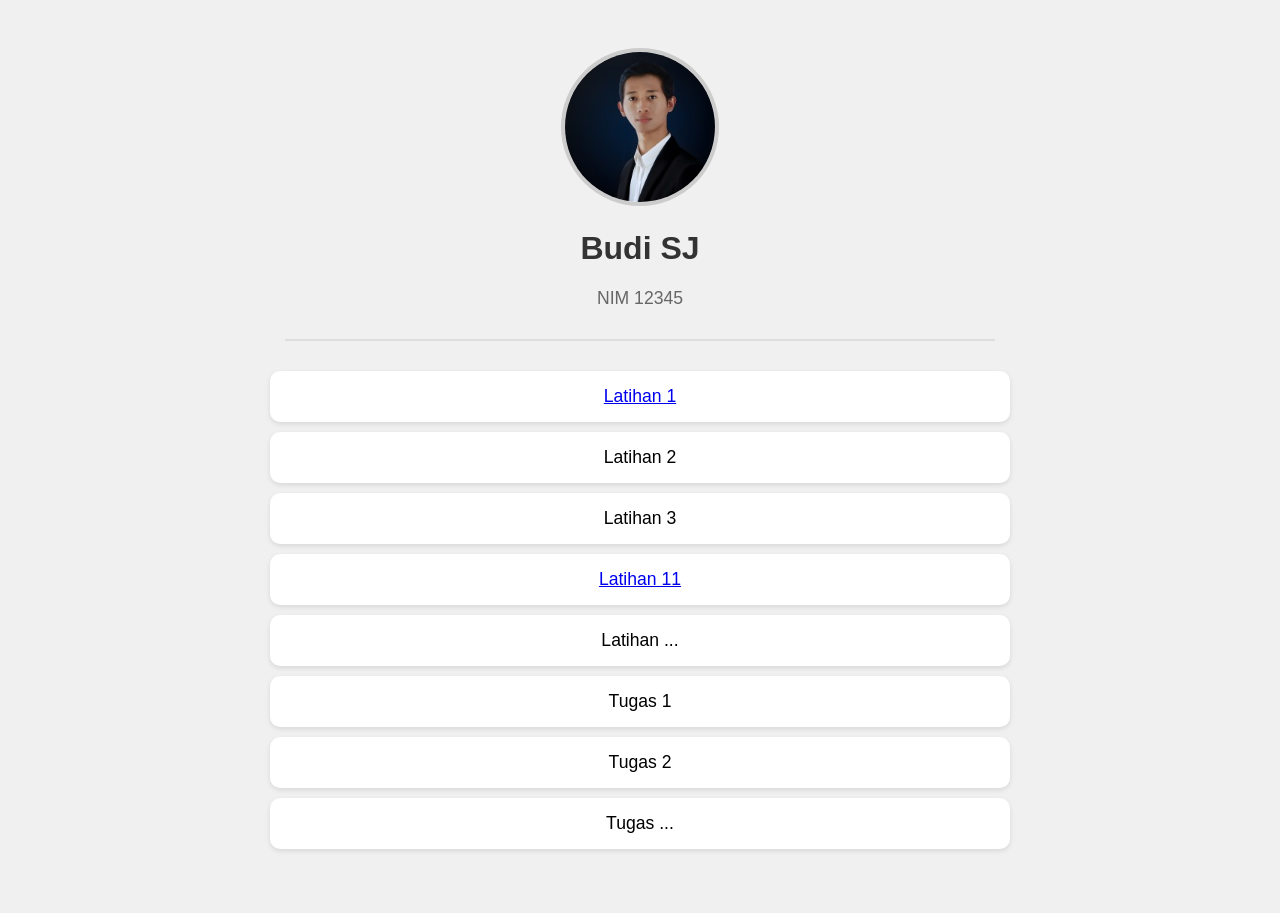
<file: index.html>
<!DOCTYPE html>
<html lang="id">
<head>
  <meta charset="UTF-8">
  <meta name="viewport" content="width=device-width, initial-scale=1">
  <title>Nama Mahasiswa | NIM</title>
  <style>
    body {
      font-family: Arial, sans-serif;
      text-align: center;
      padding: 40px;
      background-color: #f0f0f0;
    }
    .profile-img {
      width: 150px;
      height: 150px;
      border-radius: 50%;
      object-fit: cover;
      border: 4px solid #ccc;
    }
    h1 {
      margin-top: 20px;
      font-size: 2em;
      color: #333;
    }
    p {
      color: #666;
      font-size: 1.1em;
    }
    hr {
      margin: 30px auto;
      width: 60%;
      border: none;
      border-top: 2px solid #ddd;
    }
    ul {
      list-style-type: none;
      padding: 0;
    }
    li {
      background-color: #fff;
      margin: 10px auto;
      padding: 15px;
      width: 60%;
      border-radius: 10px;
      box-shadow: 0 2px 5px rgba(0,0,0,0.1);
      font-size: 1.1em;
    }
  </style>
</head>
<body>

  <img src="profile.jpeg" alt="Foto Profil" class="profile-img">
  <h1>Budi SJ</h1>
  <p>NIM 12345</p>

  <hr>

  <ul>
    <li><a href="latihan1/index.html">Latihan 1</a></li>
    <li>Latihan 2</li>
    <li>Latihan 3</li>
    <li><a href="latihan11/index.html">Latihan 11</a></li>
    <li>Latihan ...</li>
    <li>Tugas 1</li>
    <li>Tugas 2</li>
    <li>Tugas ...</li>
  </ul>

</body>
</html>
</file>
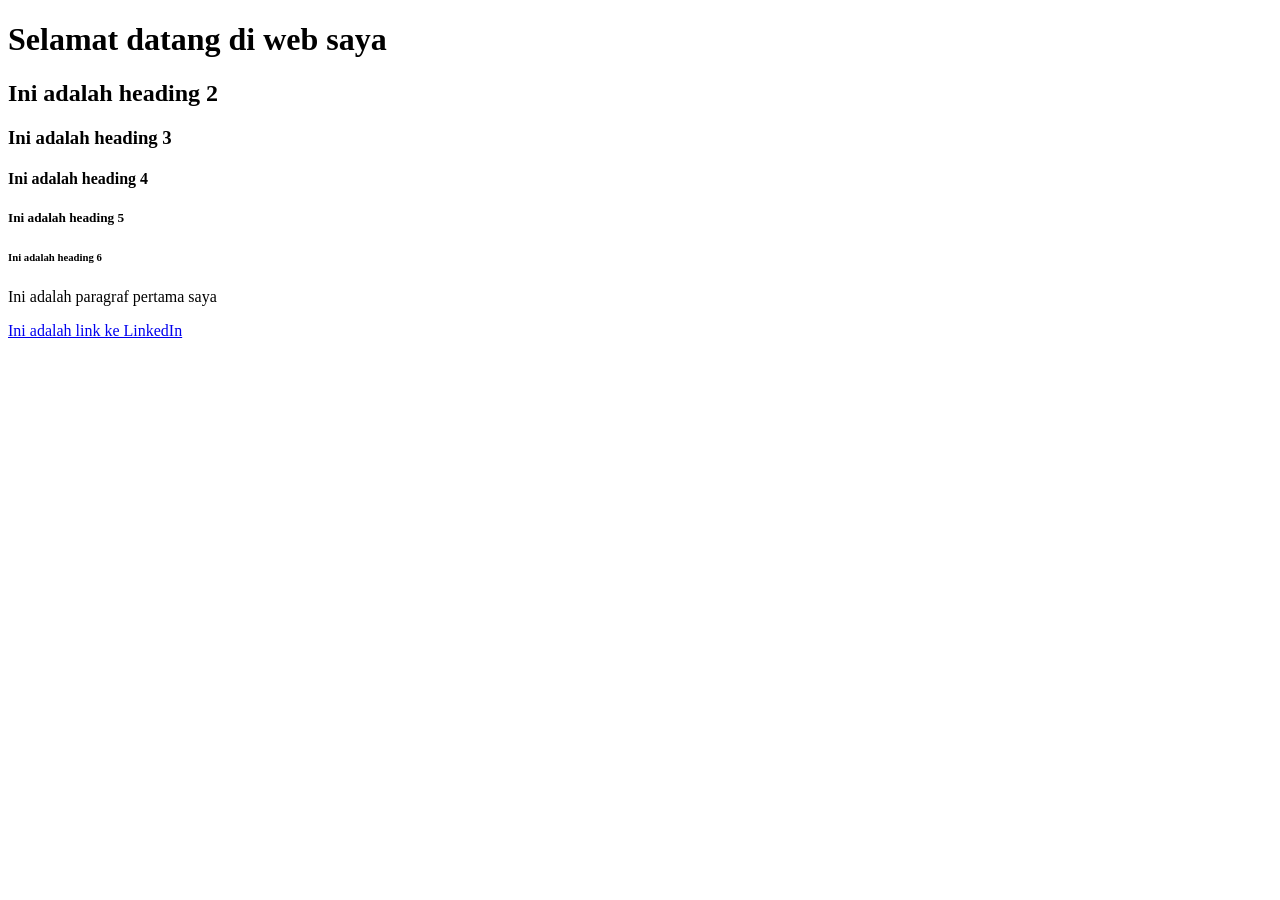
<file: latihan1/index.html>
<!DOCTYPE html>
<html lang="en">
<head>
    <meta charset="UTF-8">
    <meta name="viewport" content="width=device-width, initial-scale=1.0">
    <title>Halaman Webku</title>
</head>
<body>
    <h1>Selamat datang di web saya</h1>
    <h2>Ini adalah heading 2</h2>
    <h3>Ini adalah heading 3</h3>
    <h4>Ini adalah heading 4</h4>
    <h5>Ini adalah heading 5</h5>
    <h6>Ini adalah heading 6</h6>
    <p>Ini adalah paragraf pertama saya</p>
    <a href="https://id.linkedin.com/in/budisj">Ini adalah link ke LinkedIn</a>
</body>
</html>
</file>
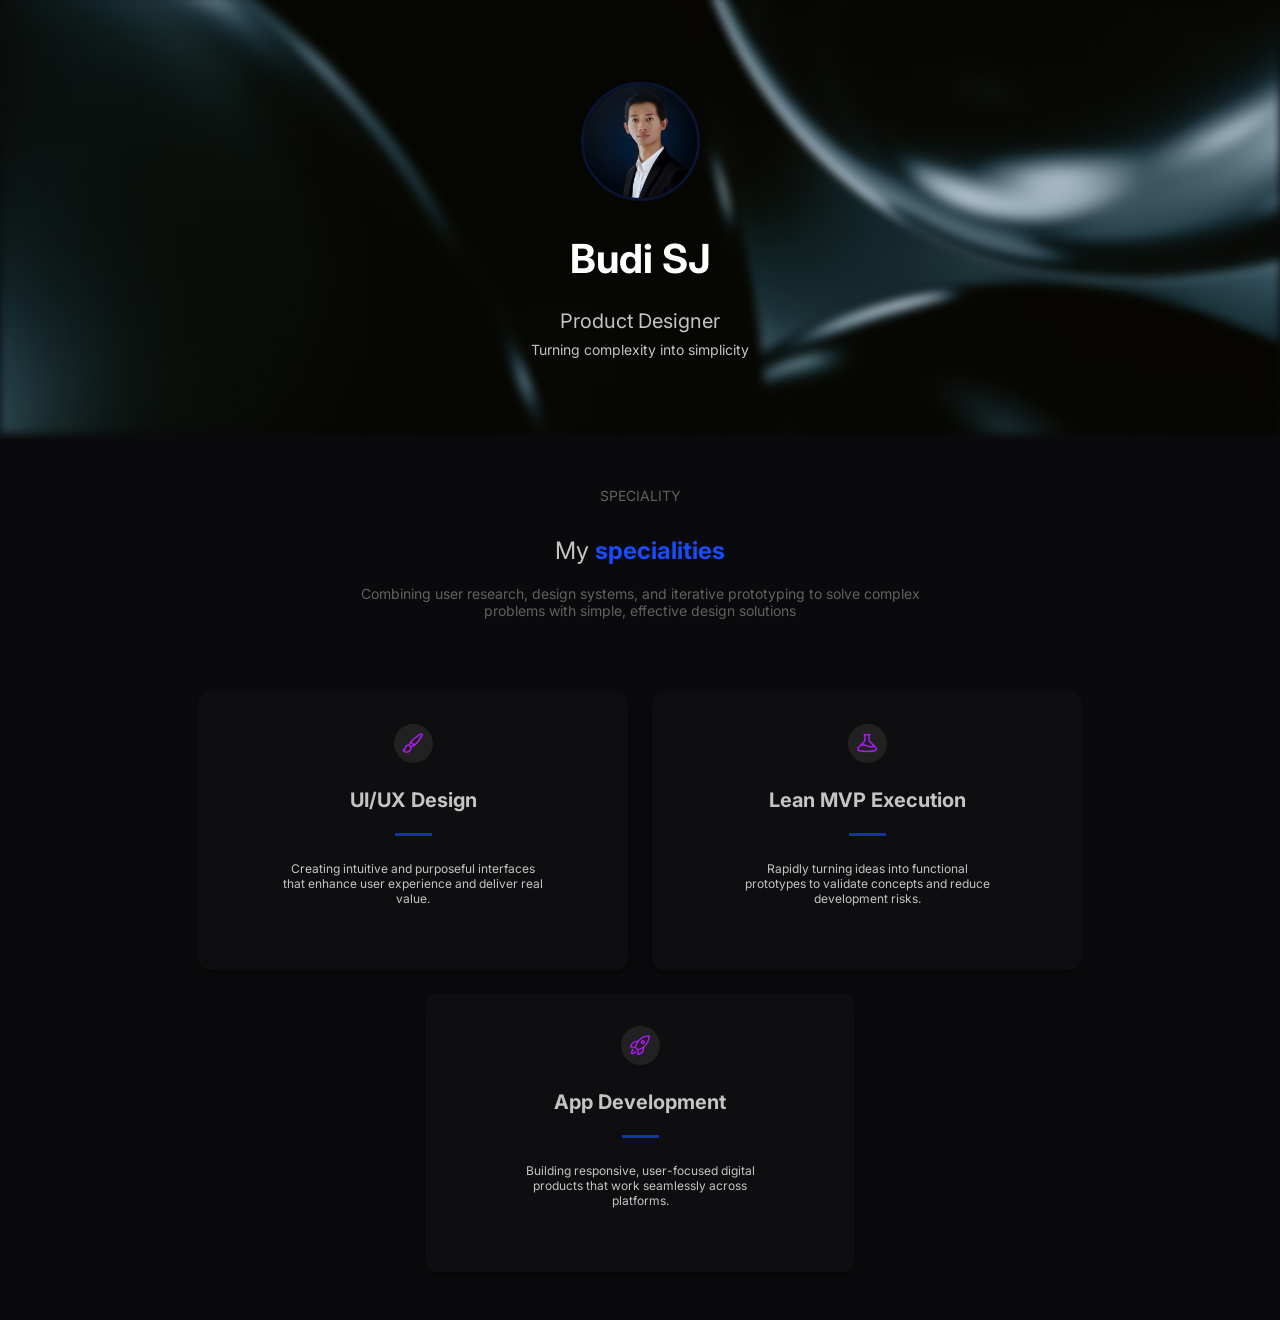
<file: Latihan11/index.html>
<!DOCTYPE html>
<html lang="en">
  <head>
    <meta charset="UTF-8" />
    <meta name="viewport" content="width=device-width, initial-scale=1.0" />
    <title>Budi SJ - Product Designer</title>
    <link
      href="https://fonts.googleapis.com/css2?family=Inter:wght@400;600;700&display=swap"
      rel="stylesheet"
    />
    <style>
      body {
        margin: 0;
        font-family: "Inter", sans-serif;
        background-color: #0a0a0c;
        color: #ffffff;
      }
      header {
        background: url(bg_banner.png) no-repeat center/cover;
        height: 439px;
        display: flex;
        flex-direction: column;
        align-items: center;
        justify-content: center;
        text-align: center;
      }
      .profile-pic {
        width: 113px;
        height: 113px;
        flex-shrink: 0;
        aspect-ratio: 1/1;

        border-radius: 100px;
        border: 3px solid rgba(21, 52, 164, 0.3);
      }
      .name {
        color: #fff;
        text-align: center;
        font-family: Inter;
        font-size: 40px;
        font-style: normal;
        font-weight: 700;
        line-height: normal;
        margin-top: 33px;
      }
      .role {
        color: #c4c4c5;
        text-align: center;
        font-family: Inter;
        font-size: 20px;
        margin-top: 26px;
        font-style: normal;
        font-weight: 400;
        line-height: normal;
      }
      .tagline {
        color: #c4c4c5;
        text-align: center;
        font-family: Inter;
        font-size: 14px;
        font-style: normal;
        font-weight: 400;
        margin-top: 8px;
        line-height: normal;
      }
      .specialty-section {
        text-align: center;
        padding: 3rem 1rem;
      }
      .specialty-section h2 {
        color: #c4c4c5;
        text-align: center;
        font-family: Inter;
        font-size: 24px;
        font-style: normal;
        font-weight: 400;
        line-height: normal;
      }
      .specialty-section h2 span {
        color: #194bfd;
        font-family: Inter;
        font-size: 24px;
        font-style: normal;
        font-weight: 700;
        line-height: normal;
      }
      .specialty-section p {
        max-width: 600px;
        margin: 0 auto 2rem;
        color: #616162;
        text-align: center;
        font-family: Inter;
        font-size: 14px;
        font-style: normal;
        font-weight: 400;
        line-height: normal;
      }
      .cards {
        display: flex;
        margin-top: 73px;
        justify-content: center;
        gap: 1.5rem;
        flex-wrap: wrap;
      }
      .card {
        background-color: #0e0e10;
        padding: 2rem;
        text-align: center;

        width: 366px;
        flex-shrink: 0;
        border-radius: 12px;
        box-shadow: 0px 4px 4px 0px rgba(0, 0, 0, 0.25);
      }
      .card i {
        font-size: 2rem;
        color: #a259ff;
        margin-bottom: 1rem;
      }
      .card h4 {
        color: #c4c4c5;
        text-align: center;
        font-family: Inter;
        font-size: 20px;
        margin-top: 21px;
        font-style: normal;
        margin-bottom: 0px;
        font-weight: 700;
        line-height: normal;
      }
      .card p {
        width: 261px;
        color: #c4c4c5;
        text-align: center;
        font-family: Inter;
        margin-top: 21px;
        font-size: 12px;
        font-style: normal;
        font-weight: 400;
        line-height: normal;
      }
      .svgicon {
        width: 39px;
        height: 39px;
        border-radius: 100px;
        background-color: #212122;
        flex-shrink: 0;
        align-items: center;
        justify-content: center;
      }
      .svgicon path {
        fill: none;
        stroke: #b419fd;
        stroke-width: 1.5;
        stroke-linecap: round;
        stroke-linejoin: round;
      }
      .svgline {
        width: 37px;
        height: 3px;
        margin-top: 21px;
        fill: none;
      }
      .svgline path {
        stroke: #1534a4;
        stroke-width: 3;
        stroke-linecap: round;
      }
    </style>
  </head>
  <body>
    <header>
      <img src="img_profile.png" alt="Budi SJ" class="profile-pic" />
      <div class="name">Budi SJ</div>
      <div class="role">Product Designer</div>
      <div class="tagline">Turning complexity into simplicity</div>
    </header>

    <section class="specialty-section">
      <p>SPECIALITY</p>
      <h2>My <span>specialities</span></h2>
      <p>
        Combining user research, design systems, and iterative prototyping to
        solve complex problems with simple, effective design solutions
      </p>

      <div class="cards">
        <div class="card">
          <svg class="svgicon" viewBox="0 0 50 50">
            <path
              d="M9.53001 16.122C9.26839 15.4771 8.79068 14.9431 8.17868 14.6117C7.56668 14.2802 6.85848 14.1719 6.17538 14.3052C5.49228 14.4385 4.87678 14.8052 4.43431 15.3424C3.99184 15.8797 3.74993 16.554 3.75001 17.25C3.75001 17.5581 3.68673 17.863 3.56409 18.1456C3.44145 18.4283 3.26206 18.6827 3.03705 18.8932C2.81204 19.1037 2.5462 19.2657 2.256 19.3692C1.9658 19.4727 1.65743 19.5156 1.35001 19.495C1.84445 20.354 2.60864 21.0257 3.52393 21.4058C4.43922 21.786 5.45441 21.8533 6.4119 21.5974C7.3694 21.3415 8.21562 20.7767 8.81922 19.9906C9.42281 19.2045 9.75001 18.2411 9.75001 17.25C9.75001 16.851 9.67201 16.47 9.53001 16.122ZM9.53001 16.122C10.719 15.7169 11.8562 15.1732 12.918 14.502M7.87501 14.477C8.28021 13.2855 8.82465 12.1459 9.49701 11.082M12.917 14.502C14.8134 13.3039 16.4365 11.7203 17.681 9.85401L21.557 4.04001C21.7055 3.81857 21.7725 3.55246 21.7466 3.28711C21.7207 3.02176 21.6034 2.77363 21.4149 2.58511C21.2264 2.39658 20.9783 2.27935 20.7129 2.25344C20.4476 2.22752 20.1814 2.29453 19.96 2.44301L14.146 6.32001C12.2795 7.56415 10.6956 9.18694 9.49701 11.083C11.0189 11.7635 12.2365 12.9811 12.917 14.503"
              transform="translate(10, 10) scale(1.2)"
            />
          </svg>
          <h4>UI/UX Design</h4>
          <svg class="svgline">
            <path d="M0 1.5H36.5" />
          </svg>
          <p>
            Creating intuitive and purposeful interfaces that enhance user
            experience and deliver real value.
          </p>
        </div>
        <div class="card">
          <svg class="svgicon" viewbox="0 0 50 50">
            <path
              d="M9.75 3.10402V8.81802C9.75 9.1135 9.69181 9.40608 9.57874 9.67906C9.46567 9.95205 9.29993 10.2001 9.091 10.409L5 14.5M9.75 3.10402C9.499 3.12702 9.249 3.15402 9 3.18602M9.75 3.10402C11.2468 2.96484 12.7532 2.96484 14.25 3.10402M5 14.5L5.77 14.307C7.863 13.7898 10.0718 14.0355 12 15C13.9282 15.9645 16.137 16.2102 18.23 15.693L19.8 15.3M5 14.5L2.798 16.703C1.565 17.934 2.147 20.02 3.865 20.313C6.509 20.765 9.227 21 12 21C14.7262 21.001 17.4476 20.7711 20.135 20.313C21.852 20.02 22.434 17.934 21.202 16.702L19.8 15.3M14.25 3.10402V8.81802C14.25 9.41502 14.487 9.98802 14.909 10.409L19.8 15.3M14.25 3.10402C14.501 3.12702 14.751 3.15402 15 3.18602"
              transform="translate(10, 10) scale(1.2)"
            />
          </svg>
          <h4>Lean MVP Execution</h4>
          <svg class="svgline">
            <path d="M0 1.5H36.5" />
          </svg>
          <p>
            Rapidly turning ideas into functional prototypes to validate
            concepts and reduce development risks.
          </p>
        </div>
        <div class="card">
          <svg class="svgicon" viewbox="0 0 50 50">
            <path
              d="M15.59 14.37C15.7982 15.2511 15.8044 16.1678 15.608 17.0516C15.4116 17.9354 15.0177 18.7633 14.4559 19.4732C13.8941 20.1832 13.1789 20.7568 12.364 21.1511C11.549 21.5454 10.6553 21.7501 9.75 21.75V16.95M15.59 14.37C17.4999 12.9788 19.0536 11.1555 20.1242 9.04908C21.1947 6.94267 21.7519 4.61287 21.75 2.25C19.3873 2.2483 17.0577 2.80549 14.9515 3.87607C12.8452 4.94665 11.0221 6.50026 9.631 8.41M15.59 14.37C13.8519 15.6413 11.8603 16.5214 9.75 16.95M9.75 16.95C9.647 16.971 9.543 16.991 9.439 17.01C8.53179 16.2906 7.71038 15.4692 6.991 14.562C7.00989 14.4578 7.02889 14.3538 7.05 14.25M9.631 8.41C8.74986 8.2016 7.83298 8.19532 6.94907 8.39164C6.06516 8.58797 5.23714 8.98179 4.52707 9.54362C3.817 10.1054 3.2433 10.8207 2.84895 11.6357C2.4546 12.4508 2.24984 13.3446 2.25 14.25H7.05M9.631 8.41C8.35988 10.1478 7.47875 12.14 7.05 14.25M4.811 16.64C4.15318 17.1292 3.64173 17.789 3.33202 18.548C3.02232 19.307 2.92618 20.1363 3.054 20.946C3.86383 21.0737 4.69316 20.9774 5.45218 20.6675C6.21119 20.3577 6.87095 19.846 7.36 19.188M16.5 9C16.5 9.39783 16.342 9.77936 16.0607 10.0607C15.7794 10.342 15.3978 10.5 15 10.5C14.6022 10.5 14.2206 10.342 13.9393 10.0607C13.658 9.77936 13.5 9.39783 13.5 9C13.5 8.60218 13.658 8.22065 13.9393 7.93934C14.2206 7.65804 14.6022 7.5 15 7.5C15.3978 7.5 15.7794 7.65804 16.0607 7.93934C16.342 8.22065 16.5 8.60218 16.5 9Z"
              transform="translate(10, 10) scale(1.2)"
            />
          </svg>
          <h4>App Development</h4>
          <svg class="svgline">
            <path d="M0 1.5H36.5" />
          </svg>
          <p>
            Building responsive, user-focused digital products that work
            seamlessly across platforms.
          </p>
        </div>
      </div>
    </section>
  </body>
</html>
</file>
